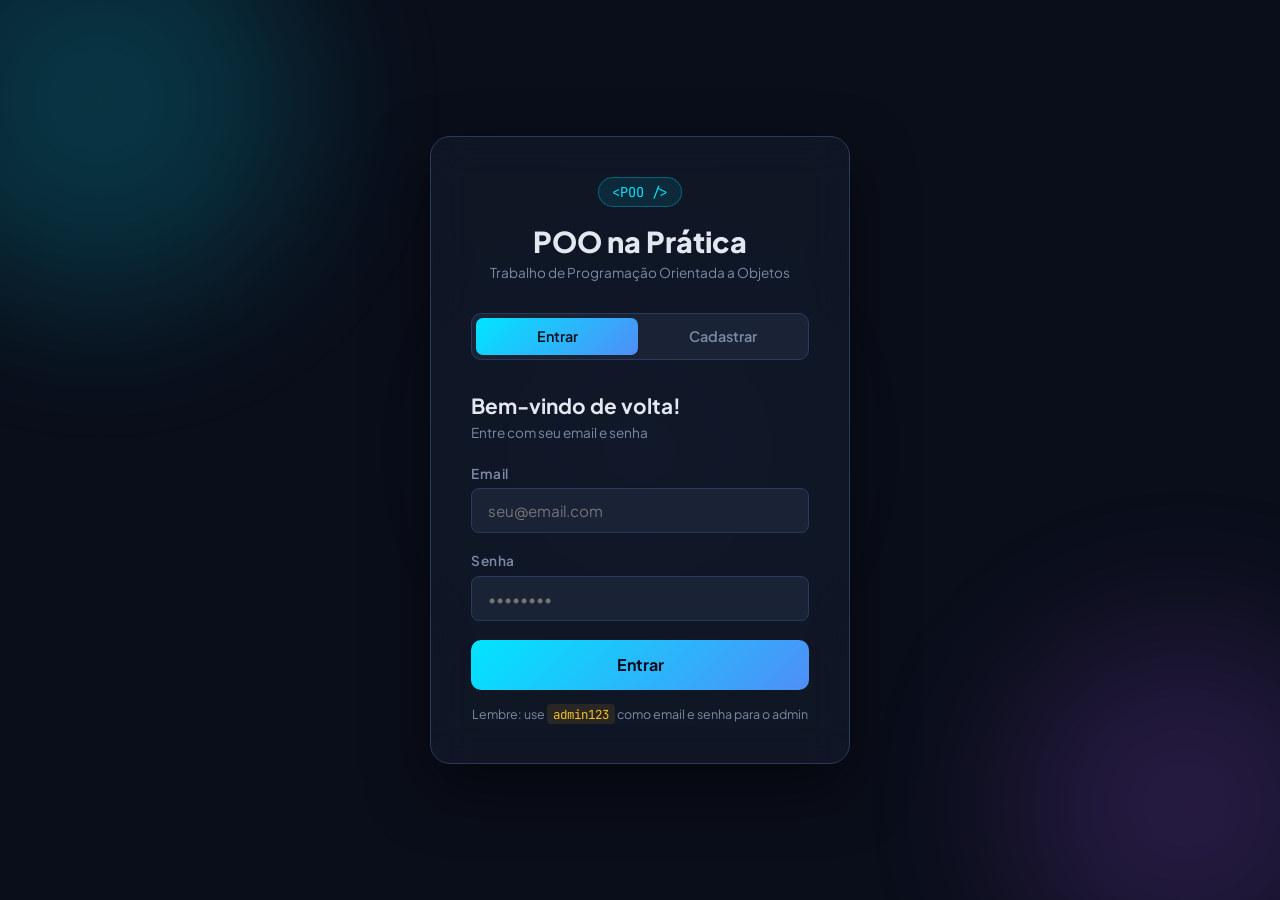
<file: index.html>
<!DOCTYPE html>
<html lang="pt-BR">
<head>
	<meta charset="UTF-8" />
	<meta name="viewport" content="width=device-width, initial-scale=1.0"/>
	<title>POO na Prática | Login</title>
	<link rel="stylesheet" href="css/global.css" />
	<link rel="stylesheet" href="css/login.css" />
	<link href="https://fonts.googleapis.com/css2?family=JetBrains+Mono:wght@400;700&family=Plus+Jakarta+Sans:wght@400;600;700;800&display=swap" rel="stylesheet"/>
</head>
<body>

	<!-- Fundo decorativo da tela de login -->
	<div class="bg-blobs">
		<div class="blob blob-1"></div>
		<div class="blob blob-2"></div>
		<div class="blob blob-3"></div>
	</div>

	<div class="login-container">

		<!-- Título e identificação do trabalho -->
		<div class="login-header">
			<div class="logo-tag">&lt;POO /&gt;</div>
			<h1>POO na Prática</h1>
			<p>Trabalho de Programação Orientada a Objetos</p>
		</div>

		<!-- Botões para trocar entre login e cadastro -->
		<div class="tab-buttons">
			<button class="tab-btn active" id="btn-login" onclick="mostrarAba('login')">
				Entrar
			</button>
			<button class="tab-btn" id="btn-cadastro" onclick="mostrarAba('cadastro')">
				Cadastrar
			</button>
		</div>

		<!-- Parte do login -->
		<div class="form-box" id="form-login">
			<h2>Bem-vindo de volta!</h2>
			<p class="form-sub">Entre com seu email e senha</p>

			<div class="input-group">
				<label for="login-email">Email</label>
				<input type="email" id="login-email" placeholder="seu@email.com" />
			</div>

			<div class="input-group">
				<label for="login-senha">Senha</label>
				<input type="password" id="login-senha" placeholder="••••••••" />
			</div>

			<!-- Aqui aparece a mensagem para o usuário -->
			<div class="mensagem" id="msg-login"></div>

			<button class="btn-primary" onclick="fazerLogin()">Entrar</button>

			<p class="hint-text">
				Lembre: use <code>admin123</code> como email e senha para o admin
			</p>
		</div>

		<!-- Parte do cadastro -->
		<div class="form-box hidden" id="form-cadastro">
			<h2>Criar conta</h2>
			<p class="form-sub">Preencha os campos abaixo</p>

			<div class="input-group">
				<label for="cad-nome">Nome completo</label>
				<input type="text" id="cad-nome" placeholder="Seu nome" />
			</div>

			<div class="input-group">
				<label for="cad-email">Email</label>
				<input type="email" id="cad-email" placeholder="seu@email.com" />
			</div>

			<div class="input-group">
				<label for="cad-senha">Senha</label>
				<input type="password" id="cad-senha" placeholder="Mínimo 6 caracteres" />
			</div>

			<div class="input-group">
				<label for="cad-confirmar">Confirmar senha</label>
				<input type="password" id="cad-confirmar" placeholder="Repita a senha" />
			</div>

			<div class="mensagem" id="msg-cadastro"></div>

			<button class="btn-primary" onclick="fazerCadastro()">Criar conta</button>
		</div>

	</div>

	<script src="js/Usuario.js"></script>
	<script src="js/login.js"></script>
</body>
</html>
</file>
<file: css/global.css>
/* Estilos gerais que são usados em todas as páginas do projeto. */

/* Fontes usadas no projeto. */
@import url('https://fonts.googleapis.com/css2?family=JetBrains+Mono:wght@400;700&family=Plus+Jakarta+Sans:wght@400;600;700;800&display=swap');

/* Cores e fontes principais. Se mudar aqui, muda no site todo. */
:root {
	--bg:        #0a0e1a;       /* fundo escuro principal */
	--bg2:       #111827;       /* fundo dos cards */
	--bg3:       #1a2235;       /* fundo de inputs */
	--border:    #2a3a5c;       /* cor das bordas */
	--text:      #e2e8f0;       /* texto principal */
	--text-muted:#7a8ba8;       /* texto secundário */
	--cyan:      #00e5ff;       /* destaque ciano */
	--blue:      #4f8ef7;       /* destaque azul */
	--purple:    #a855f7;       /* destaque roxo */
	--green:     #22d3a0;       /* destaque verde */
	--red:       #f87171;       /* erros */
	--yellow:    #fbbf24;       /* avisos */
	--radius:    12px;          /* arredondamento dos cards */
	--font-body: 'Plus Jakarta Sans', sans-serif;
	--font-code: 'JetBrains Mono', monospace;
}

/* Reset simples para evitar espaços padrões do navegador. */
* {
	margin: 0;
	padding: 0;
	box-sizing: border-box;
}

/* Estilo base da página. */
body {
	font-family: var(--font-body);
	background-color: var(--bg);
	color: var(--text);
	min-height: 100vh;
	overflow-x: hidden;
}

/* Estilo padrão dos links. */
a {
	color: var(--cyan);
	text-decoration: none;
}
a:hover {
	text-decoration: underline;
}

/* Menu de navegação das páginas internas. */
.navbar {
	position: sticky;
	top: 0;
	z-index: 100;
	background: rgba(10, 14, 26, 0.92);
	backdrop-filter: blur(12px);
	border-bottom: 1px solid var(--border);
	padding: 0 2rem;
	display: flex;
	align-items: center;
	justify-content: space-between;
	height: 64px;
}

.navbar .nav-logo {
	font-family: var(--font-code);
	font-size: 1.1rem;
	color: var(--cyan);
	font-weight: 700;
	letter-spacing: 1px;
}

/* Links que ficam no meio do menu. */
.nav-links {
	display: flex;
	gap: 0.5rem;
	list-style: none;
}

.nav-links a {
	padding: 0.45rem 1rem;
	border-radius: 8px;
	font-size: 0.9rem;
	font-weight: 600;
	color: var(--text-muted);
	transition: all 0.2s;
}

.nav-links a:hover,
.nav-links a.active {
	background: rgba(0, 229, 255, 0.1);
	color: var(--cyan);
	text-decoration: none;
}

/* Botão usado para sair da conta. */
.btn-logout {
	background: transparent;
	border: 1px solid var(--border);
	color: var(--text-muted);
	padding: 0.4rem 1rem;
	border-radius: 8px;
	cursor: pointer;
	font-family: var(--font-body);
	font-size: 0.85rem;
	transition: all 0.2s;
}
.btn-logout:hover {
	border-color: var(--red);
	color: var(--red);
}

/* Área principal onde o conteúdo aparece. */
.main-content {
	max-width: 1100px;
	margin: 0 auto;
	padding: 3rem 2rem;
}

/* Título de cada página. */
.section-title {
	text-align: center;
	margin-bottom: 3rem;
}
.section-title h1 {
	font-size: 2.4rem;
	font-weight: 800;
	margin-bottom: 0.5rem;
}
.section-title p {
	color: var(--text-muted);
	font-size: 1rem;
}

/* Card padrão para reaproveitar quando precisar. */
.card {
	background: var(--bg2);
	border: 1px solid var(--border);
	border-radius: var(--radius);
	padding: 1.8rem;
	transition: transform 0.2s, box-shadow 0.2s;
}
.card:hover {
	transform: translateY(-3px);
	box-shadow: 0 8px 32px rgba(0,0,0,0.3);
}

/* Blocos usados para mostrar exemplos de código na tela. */
.code-block {
	background: #0d1117;
	border: 1px solid var(--border);
	border-radius: 8px;
	padding: 1.2rem 1.5rem;
	font-family: var(--font-code);
	font-size: 0.85rem;
	line-height: 1.7;
	overflow-x: auto;
	margin-top: 1rem;
}

/* Cores para deixar os exemplos de código mais fáceis de ler. */
.code-block .kw  { color: #ff7b72; }  /* palavras-chave: class, def, etc */
.code-block .fn  { color: #d2a8ff; }  /* funções e métodos */
.code-block .str { color: #a5d6ff; }  /* strings */
.code-block .cm  { color: #8b949e; }  /* comentários */
.code-block .nb  { color: #79c0ff; }  /* nomes built-in */

/* Botão principal usado nos formulários. */
.btn-primary {
	width: 100%;
	padding: 0.9rem;
	background: linear-gradient(135deg, var(--cyan), var(--blue));
	color: #0a0e1a;
	font-family: var(--font-body);
	font-weight: 700;
	font-size: 1rem;
	border: none;
	border-radius: 10px;
	cursor: pointer;
	transition: opacity 0.2s, transform 0.2s;
}
.btn-primary:hover {
	opacity: 0.88;
	transform: translateY(-1px);
}

/* Estilo padrão dos campos de texto. */
.input-group {
	margin-bottom: 1.2rem;
}
.input-group label {
	display: block;
	font-size: 0.85rem;
	font-weight: 600;
	color: var(--text-muted);
	margin-bottom: 0.4rem;
	letter-spacing: 0.5px;
}
.input-group input {
	width: 100%;
	padding: 0.75rem 1rem;
	background: var(--bg3);
	border: 1px solid var(--border);
	border-radius: 8px;
	color: var(--text);
	font-family: var(--font-body);
	font-size: 0.95rem;
	transition: border-color 0.2s;
	outline: none;
}
.input-group input:focus {
	border-color: var(--cyan);
}

/* Caixas de mensagem para erro e sucesso. */
.mensagem {
	padding: 0;
	margin-bottom: 0;
	font-size: 0.875rem;
	border-radius: 8px;
	overflow: hidden;
	max-height: 0;
	transition: max-height 0.3s, padding 0.3s, margin 0.3s;
}
.mensagem.erro {
	max-height: 80px;
	padding: 0.7rem 1rem;
	margin-bottom: 1rem;
	background: rgba(248, 113, 113, 0.12);
	border: 1px solid var(--red);
	color: var(--red);
}
.mensagem.sucesso {
	max-height: 80px;
	padding: 0.7rem 1rem;
	margin-bottom: 1rem;
	background: rgba(34, 211, 160, 0.12);
	border: 1px solid var(--green);
	color: var(--green);
}

/* Classes pequenas que ajudam em várias partes do projeto. */
.hidden { display: none !important; }
.text-cyan   { color: var(--cyan); }
.text-blue   { color: var(--blue); }
.text-purple { color: var(--purple); }
.text-green  { color: var(--green); }

/* Ajustes para o site funcionar melhor em tablets e celulares. */

/* Evita que imagens, campos e botões passem da largura da tela. */
img {
	max-width: 100%;
	height: auto;
}

input,
button {
	font-family: inherit;
}

/* Ajustes para telas médias, como tablets. */
@media (max-width: 900px) {
	/* Menu */
	.navbar {
		height: auto !important;
		min-height: 64px !important;
		padding: 0.9rem 1.25rem !important;
		gap: 0.85rem !important;
		flex-wrap: wrap !important;
	}

	.navbar .nav-logo {
		font-size: 1rem !important;
	}

	.nav-links {
		order: 3 !important;
		width: 100% !important;
		justify-content: center !important;
		flex-wrap: wrap !important;
		gap: 0.45rem !important;
	}

	.nav-links a {
		display: block !important;
		padding: 0.45rem 0.8rem !important;
		font-size: 0.85rem !important;
	}

	.nav-right {
		margin-left: auto !important;
	}

	.main-content {
		padding: 2.4rem 1.25rem !important;
	}

	.section-title {
		margin-bottom: 2.2rem !important;
	}

	.section-title h1 {
		font-size: clamp(1.8rem, 5vw, 2.2rem) !important;
		line-height: 1.15 !important;
	}

	.section-title p {
		max-width: 620px !important;
		margin-left: auto !important;
		margin-right: auto !important;
	}

	/* Página de conceitos */
	.conceitos-grid {
		grid-template-columns: repeat(auto-fit, minmax(min(260px, 100%), 1fr)) !important;
		gap: 1.2rem !important;
	}

	.conceito-card {
		padding: 1.45rem !important;
	}

	.conceito-card h2 {
		font-size: 1.45rem !important;
	}

	.exemplo-completo .code-block {
		padding: 1.35rem !important;
	}

	/* Páginas de busca */
	.busca-card,
	.historico-section,
	.explicacao-card,
	.perfil-section {
		max-width: 100% !important;
	}

	.busca-card,
	.explicacao-card,
	.perfil-card {
		padding: 1.5rem !important;
	}

	.api-info {
		align-items: flex-start !important;
		flex-wrap: wrap !important;
		line-height: 1.5 !important;
	}

	.api-info span:last-child {
		min-width: 0 !important;
	}

	.api-info code {
		overflow-wrap: anywhere !important;
	}

	.perfil-card {
		gap: 1.5rem !important;
	}

	.perfil-stats {
		flex-wrap: wrap !important;
		gap: 1rem !important;
	}

	.repos-grid {
		grid-template-columns: repeat(auto-fit, minmax(min(260px, 100%), 1fr)) !important;
	}
}

/* Ajustes para telas pequenas, como celulares. */
@media (max-width: 600px) {
	/* Menu */
	.navbar {
		padding: 0.8rem 0.9rem !important;
		align-items: flex-start !important;
	}

	.navbar .nav-logo {
		width: 100% !important;
		text-align: center !important;
	}

	.nav-right {
		order: 2 !important;
		width: 100% !important;
		justify-content: space-between !important;
		gap: 0.6rem !important;
	}

	.nav-user {
		min-width: 0 !important;
		max-width: calc(100% - 80px) !important;
		overflow: hidden !important;
		text-overflow: ellipsis !important;
		white-space: nowrap !important;
	}

	.btn-logout {
		flex-shrink: 0 !important;
		padding: 0.38rem 0.8rem !important;
		font-size: 0.8rem !important;
	}

	.nav-links {
		justify-content: center !important;
		overflow-x: auto !important;
		flex-wrap: nowrap !important;
		padding-bottom: 0.2rem !important;
		scrollbar-width: thin !important;
	}

	.nav-links li {
		flex: 0 0 auto !important;
	}

	.nav-links a {
		font-size: 0.8rem !important;
		padding: 0.42rem 0.65rem !important;
	}

	/* Conteúdo geral */
	.main-content {
		padding: 2rem 0.9rem !important;
	}

	.section-title {
		margin-bottom: 1.8rem !important;
	}

	.section-title h1 {
		font-size: 1.65rem !important;
	}

	.section-title p {
		font-size: 0.9rem !important;
		line-height: 1.55 !important;
	}

	.card {
		padding: 1.25rem !important;
	}

	.code-block {
		padding: 1rem !important;
		font-size: 0.76rem !important;
		line-height: 1.65 !important;
	}

	/* Página de conceitos */
	.conceitos-grid {
		grid-template-columns: 1fr !important;
		gap: 1rem !important;
		margin-bottom: 2rem !important;
	}

	.conceito-card {
		padding: 1.2rem !important;
	}

	.conceito-card:hover {
		transform: none !important;
	}

	.card-header {
		gap: 0.75rem !important;
	}

	.conceito-card h2 {
		font-size: 1.3rem !important;
	}

	.conceito-card p {
		font-size: 0.86rem !important;
	}

	.conceito-card .code-block {
		white-space: pre-wrap !important;
		word-break: break-word !important;
	}

	.exemplo-header {
		flex-direction: column !important;
		align-items: stretch !important;
		gap: 0.75rem !important;
		padding: 0.9rem 1rem !important;
	}

	.exemplo-label {
		font-size: 0.72rem !important;
		line-height: 1.45 !important;
	}

	.btn-copiar {
		width: 100% !important;
		padding: 0.55rem 0.9rem !important;
	}

	.exemplo-completo .code-block {
		padding: 1rem !important;
		white-space: pre-wrap !important;
		word-break: break-word !important;
	}

	/* Formulários de busca */
	.busca-card,
	.explicacao-card,
	.perfil-card {
		padding: 1.2rem !important;
	}

	.badge,
	.badge-green,
	.badge-purple {
		font-size: 0.72rem !important;
		padding: 0.28rem 0.75rem !important;
	}

	.api-info {
		font-size: 0.72rem !important;
		padding: 0.65rem 0.75rem !important;
	}

	.api-badge,
	.api-badge-purple {
		width: fit-content !important;
	}

	.busca-form {
		flex-direction: column !important;
		gap: 0.75rem !important;
	}

	.input-cep-wrapper,
	.input-gh-wrapper {
		width: 100% !important;
	}

	.btn-buscar,
	.btn-buscar-gh {
		width: 100% !important;
		padding: 0.78rem 1rem !important;
	}

	/* Resultado do CEP */
	.resultado-header {
		flex-direction: column !important;
		align-items: flex-start !important;
		gap: 0.6rem !important;
		padding: 1rem !important;
	}

	.resultado-cep-numero {
		font-size: 1rem !important;
	}

	.endereco-grid {
		grid-template-columns: 1fr !important;
	}

	.endereco-item {
		border-right: none !important;
		padding: 0.85rem 1rem !important;
	}

	.endereco-item:nth-child(even) {
		border-right: none !important;
	}

	.historico-lista {
		flex-direction: column !important;
	}

	.historico-item {
		width: 100% !important;
	}

	.explicacao-card h3 {
		font-size: 1rem !important;
	}

	.explicacao-card p {
		font-size: 0.86rem !important;
	}

	/* Resultado do GitHub */
	.perfil-card {
		flex-direction: column !important;
		align-items: center !important;
		text-align: center !important;
	}

	.perfil-avatar {
		width: 96px !important;
		height: 96px !important;
	}

	.perfil-info {
		width: 100% !important;
	}

	.perfil-info h2 {
		font-size: 1.35rem !important;
		word-break: break-word !important;
	}

	.perfil-bio {
		font-size: 0.86rem !important;
	}

	.perfil-stats {
		width: 100% !important;
		justify-content: center !important;
	}

	.stat-item {
		flex: 1 1 90px !important;
	}

	.stat-valor {
		font-size: 1.2rem !important;
	}

	.stat-label {
		font-size: 0.7rem !important;
	}

	.perfil-detalhes {
		justify-content: center !important;
		overflow-wrap: anywhere !important;
	}

	.btn-gh-link {
		width: 100% !important;
		text-align: center !important;
	}

	.repos-titulo {
		align-items: flex-start !important;
		flex-direction: column !important;
		gap: 0.25rem !important;
	}

	.repos-grid {
		grid-template-columns: 1fr !important;
	}

	.repo-card {
		padding: 1rem !important;
	}

	.repo-card:hover {
		transform: none !important;
	}

	.repo-header {
		align-items: flex-start !important;
	}

	.repo-data {
		width: 100% !important;
		margin-left: 0 !important;
	}

	.footer {
		padding: 1.5rem 1rem !important;
		font-size: 0.75rem !important;
	}
}

/* Ajustes extras para celulares bem estreitos. */
@media (max-width: 380px) {
	.main-content {
		padding-left: 0.7rem !important;
		padding-right: 0.7rem !important;
	}

	.section-title h1 {
		font-size: 1.45rem !important;
	}

	.nav-links a {
		font-size: 0.76rem !important;
		padding: 0.38rem 0.55rem !important;
	}

	.busca-card,
	.explicacao-card,
	.perfil-card,
	.conceito-card {
		padding: 1rem !important;
	}

	.code-block {
		font-size: 0.7rem !important;
	}
}
</file>
<file: css/login.css>
/* Estilos da tela de login e cadastro. */

/* Deixa o formulário centralizado na tela. */
body {
	display: flex;
	align-items: center;
	justify-content: center;
	min-height: 100vh;
	padding: 2rem;
}

/* Bolinhas coloridas do fundo, só para deixar a tela mais bonita. */
.bg-blobs {
	position: fixed;
	inset: 0;
	pointer-events: none;   /* Assim esse fundo não atrapalha os cliques. */
	overflow: hidden;
	z-index: 0;
}

.blob {
	position: absolute;
	border-radius: 50%;
	filter: blur(80px);
	opacity: 0.18;
	animation: floatBlob 8s ease-in-out infinite;
}

/* Cada bolinha fica em um lugar e com uma cor diferente. */
.blob-1 {
	width: 400px; height: 400px;
	background: var(--cyan);
	top: -100px; left: -100px;
	animation-delay: 0s;
}
.blob-2 {
	width: 350px; height: 350px;
	background: var(--purple);
	bottom: -80px; right: -80px;
	animation-delay: 3s;
}
.blob-3 {
	width: 250px; height: 250px;
	background: var(--blue);
	top: 50%; left: 50%;
	transform: translate(-50%, -50%);
	animation-delay: 1.5s;
}

/* Animação leve para o fundo não ficar totalmente parado. */
@keyframes floatBlob {
	0%, 100% { transform: translateY(0) scale(1); }
	50%       { transform: translateY(-30px) scale(1.05); }
}

/* Caixa principal onde ficam os formulários. */
.login-container {
	position: relative;
	z-index: 1;                /* Garante que o formulário fique por cima do fundo. */
	width: 100%;
	max-width: 420px;
	background: rgba(17, 24, 39, 0.85);
	backdrop-filter: blur(20px);
	border: 1px solid var(--border);
	border-radius: 20px;
	padding: 2.5rem;
	box-shadow: 0 25px 60px rgba(0, 0, 0, 0.5);
	animation: slideUp 0.5s ease;
}

/* Animação rápida quando a tela aparece. */
@keyframes slideUp {
	from { opacity: 0; transform: translateY(30px); }
	to   { opacity: 1; transform: translateY(0); }
}

/* Cabeçalho da tela de login. */
.login-header {
	text-align: center;
	margin-bottom: 2rem;
}

.logo-tag {
	display: inline-block;
	font-family: var(--font-code);
	font-size: 0.85rem;
	color: var(--cyan);
	background: rgba(0, 229, 255, 0.1);
	border: 1px solid rgba(0, 229, 255, 0.3);
	padding: 0.3rem 0.8rem;
	border-radius: 20px;
	margin-bottom: 1rem;
}

.login-header h1 {
	font-size: 1.8rem;
	font-weight: 800;
	margin-bottom: 0.3rem;
}

.login-header p {
	font-size: 0.85rem;
	color: var(--text-muted);
}

/* Abas para trocar entre entrar e cadastrar. */
.tab-buttons {
	display: flex;
	background: var(--bg3);
	border: 1px solid var(--border);
	border-radius: 10px;
	padding: 4px;
	margin-bottom: 2rem;
	gap: 4px;
}

.tab-btn {
	flex: 1;
	padding: 0.6rem;
	background: transparent;
	border: none;
	border-radius: 7px;
	color: var(--text-muted);
	font-family: var(--font-body);
	font-weight: 600;
	font-size: 0.9rem;
	cursor: pointer;
	transition: all 0.25s;
}

/* Mostra visualmente qual aba está ativa. */
.tab-btn.active {
	background: linear-gradient(135deg, var(--cyan), var(--blue));
	color: #0a0e1a;
}

/* Textos dos formulários. */
.form-box h2 {
	font-size: 1.3rem;
	font-weight: 700;
	margin-bottom: 0.3rem;
}

.form-sub {
	color: var(--text-muted);
	font-size: 0.85rem;
	margin-bottom: 1.5rem;
}

/* Dica mostrando o login de teste do admin. */
.hint-text {
	text-align: center;
	color: var(--text-muted);
	font-size: 0.78rem;
	margin-top: 1rem;
}
.hint-text code {
	font-family: var(--font-code);
	color: var(--yellow);
	background: rgba(251, 191, 36, 0.1);
	padding: 0.1rem 0.4rem;
	border-radius: 4px;
}

/* Ajustes da tela de login para tablet e celular. */

@media (max-width: 768px) {
	body {
		align-items: flex-start;
		min-height: 100svh;
		padding: 1.25rem;
	}

	.login-container {
		max-width: 460px;
		padding: 2rem;
		margin: clamp(0.5rem, 4vh, 2rem) auto;
	}

	.blob {
		filter: blur(65px);
	}

	.blob-1 {
		width: 300px;
		height: 300px;
	}

	.blob-2 {
		width: 280px;
		height: 280px;
	}

	.blob-3 {
		width: 210px;
		height: 210px;
	}
}

@media (max-width: 480px) {
	body {
		padding: 0.85rem;
	}

	.login-container {
		padding: 1.35rem;
		border-radius: 16px;
	}

	.login-header {
		margin-bottom: 1.5rem;
	}

	.logo-tag {
		font-size: 0.78rem;
		margin-bottom: 0.8rem;
	}

	.login-header h1 {
		font-size: 1.5rem;
	}

	.login-header p {
		font-size: 0.8rem;
		line-height: 1.45;
	}

	.tab-buttons {
		margin-bottom: 1.45rem;
	}

	.tab-btn {
		padding: 0.55rem 0.4rem;
		font-size: 0.84rem;
	}

	.form-box h2 {
		font-size: 1.15rem;
	}

	.form-sub {
		font-size: 0.8rem;
		margin-bottom: 1.15rem;
	}

	.input-group {
		margin-bottom: 0.95rem;
	}

	.input-group label {
		font-size: 0.8rem;
	}

	.input-group input {
		padding: 0.72rem 0.85rem;
		font-size: 0.9rem;
	}

	.btn-primary {
		padding: 0.78rem;
		font-size: 0.93rem;
	}

	.mensagem.erro,
	.mensagem.sucesso {
		font-size: 0.78rem;
		padding: 0.65rem 0.8rem;
	}

	.hint-text {
		font-size: 0.72rem;
		line-height: 1.5;
	}

	.blob {
		filter: blur(50px);
		opacity: 0.14;
	}

	.blob-1 {
		width: 220px;
		height: 220px;
		top: -70px;
		left: -80px;
	}

	.blob-2 {
		width: 220px;
		height: 220px;
		right: -90px;
		bottom: -80px;
	}

	.blob-3 {
		width: 170px;
		height: 170px;
	}
}

@media (max-width: 340px) {
	.login-container {
		padding: 1.1rem;
	}

	.login-header h1 {
		font-size: 1.35rem;
	}

	.tab-btn {
		font-size: 0.78rem;
	}
}

@media (max-height: 650px) {
	body {
		align-items: flex-start;
	}

	.login-container {
		margin-top: 0;
		margin-bottom: 1rem;
	}
}
</file>
<file: css/cep.css>
/* Estilos da página que faz a busca de CEP. */

.badge-green {
	display: inline-block;
	font-family: var(--font-code);
	font-size: 0.8rem;
	color: var(--green);
	background: rgba(34, 211, 160, 0.1);
	border: 1px solid rgba(34, 211, 160, 0.3);
	padding: 0.3rem 0.9rem;
	border-radius: 20px;
	margin-bottom: 0.8rem;
	letter-spacing: 1px;
}

/* Caixa principal da busca de CEP. */
.busca-card {
	background: var(--bg2);
	border: 1px solid var(--border);
	border-radius: var(--radius);
	padding: 2rem;
	margin-bottom: 2rem;
	max-width: 680px;
	margin-left: auto;
	margin-right: auto;
}

/* Linha que mostra a API usada. */
.api-info {
	display: flex;
	align-items: center;
	gap: 0.6rem;
	font-family: var(--font-code);
	font-size: 0.78rem;
	color: var(--text-muted);
	background: rgba(255,255,255,0.03);
	border: 1px solid var(--border);
	border-radius: 8px;
	padding: 0.6rem 1rem;
	margin-bottom: 1.5rem;
}
.api-badge {
	background: rgba(34,211,160,0.12);
	color: var(--green);
	border: 1px solid rgba(34,211,160,0.3);
	padding: 0.2rem 0.5rem;
	border-radius: 4px;
	font-size: 0.72rem;
}
.api-info code {
	color: var(--cyan);
	word-break: break-all;
}

/* Campo de CEP e botão de busca. */
.busca-form {
	display: flex;
	gap: 0.8rem;
	margin-bottom: 1rem;
}

.input-cep-wrapper {
	flex: 1;
	position: relative;
}
.input-icon {
	position: absolute;
	left: 0.9rem;
	top: 50%;
	transform: translateY(-50%);
	font-size: 1rem;
}
.input-cep-wrapper input {
	width: 100%;
	padding: 0.75rem 1rem 0.75rem 2.6rem;
	background: var(--bg3);
	border: 1px solid var(--border);
	border-radius: 8px;
	color: var(--text);
	font-family: var(--font-code);
	font-size: 1rem;
	outline: none;
	transition: border-color 0.2s;
	letter-spacing: 1px;
}
.input-cep-wrapper input:focus {
	border-color: var(--green);
}

.btn-buscar {
	padding: 0.75rem 1.8rem;
	background: linear-gradient(135deg, var(--green), #059669);
	color: #0a0e1a;
	border: none;
	border-radius: 8px;
	font-family: var(--font-body);
	font-weight: 700;
	font-size: 0.95rem;
	cursor: pointer;
	transition: opacity 0.2s, transform 0.2s;
	white-space: nowrap;
}
.btn-buscar:hover {
	opacity: 0.88;
	transform: translateY(-1px);
}
.btn-buscar:disabled {
	opacity: 0.5;
	cursor: not-allowed;
	transform: none;
}

/* Caixa onde aparece o endereço encontrado. */
.resultado-cep {
	margin-top: 1.5rem;
	background: var(--bg3);
	border: 1px solid var(--green);
	border-radius: 10px;
	overflow: hidden;
	animation: fadeIn 0.35s ease;
}

@keyframes fadeIn {
	from { opacity: 0; transform: translateY(10px); }
	to   { opacity: 1; transform: translateY(0); }
}

.resultado-header {
	display: flex;
	justify-content: space-between;
	align-items: center;
	padding: 1rem 1.5rem;
	border-bottom: 1px solid var(--border);
	background: rgba(34,211,160,0.06);
}
.resultado-cep-numero {
	font-family: var(--font-code);
	font-size: 1.1rem;
	font-weight: 700;
	color: var(--green);
	letter-spacing: 2px;
}
.resultado-badge {
	font-size: 0.8rem;
	color: var(--green);
	background: rgba(34,211,160,0.12);
	border: 1px solid rgba(34,211,160,0.3);
	padding: 0.25rem 0.7rem;
	border-radius: 20px;
}

/* Organização dos dados do endereço em duas colunas. */
.endereco-grid {
	display: grid;
	grid-template-columns: 1fr 1fr;
	gap: 0;
}
.endereco-item {
	padding: 0.9rem 1.5rem;
	border-right: 1px solid var(--border);
	border-bottom: 1px solid var(--border);
}
.endereco-item:nth-child(even) {
	border-right: none;
}
.endereco-label {
	display: block;
	font-size: 0.72rem;
	color: var(--text-muted);
	font-family: var(--font-code);
	text-transform: uppercase;
	letter-spacing: 1px;
	margin-bottom: 0.3rem;
}
.endereco-valor {
	display: block;
	font-size: 0.95rem;
	font-weight: 600;
	color: var(--text);
}

/* Histórico das últimas buscas. */
.historico-section {
	max-width: 680px;
	margin: 0 auto 2rem;
}
.historico-section h3 {
	font-size: 1rem;
	color: var(--text-muted);
	margin-bottom: 0.8rem;
}
.historico-lista {
	display: flex;
	flex-wrap: wrap;
	gap: 0.6rem;
}
.historico-item {
	background: var(--bg2);
	border: 1px solid var(--border);
	color: var(--text-muted);
	font-family: var(--font-code);
	font-size: 0.8rem;
	padding: 0.4rem 0.9rem;
	border-radius: 6px;
	cursor: pointer;
	transition: all 0.2s;
}
.historico-item:hover {
	border-color: var(--green);
	color: var(--green);
}
.historico-item strong {
	color: var(--text);
}

/* Card explicando como a POO aparece nessa página. */
.explicacao-card {
	max-width: 680px;
	margin: 0 auto;
	background: var(--bg2);
	border: 1px solid var(--border);
	border-radius: var(--radius);
	padding: 2rem;
}
.explicacao-card h3 {
	font-size: 1.1rem;
	margin-bottom: 0.7rem;
}
.explicacao-card p {
	color: var(--text-muted);
	font-size: 0.9rem;
	line-height: 1.65;
}
.explicacao-card p code {
	font-family: var(--font-code);
	color: var(--cyan);
	background: rgba(0,229,255,0.08);
	padding: 0.1rem 0.4rem;
	border-radius: 4px;
}

/* Ajuste do menu nessa página. */
.nav-right {
	display: flex;
	align-items: center;
	gap: 0.8rem;
}
.nav-user {
	font-size: 0.85rem;
	color: var(--text-muted);
}
.footer {
	text-align: center;
	padding: 2rem;
	color: var(--text-muted);
	font-size: 0.82rem;
	border-top: 1px solid var(--border);
}
</file>
<file: css/conceitos.css>
/* Estilos da página que explica os conceitos de POO. */

/* Cores extras usadas nos cards. */
:root {
	--yellow: #fbbf24;
	--red:    #f87171;
}

/* Etiqueta pequena que aparece acima do título. */
.badge {
	display: inline-block;
	font-family: var(--font-code);
	font-size: 0.8rem;
	color: var(--cyan);
	background: rgba(0, 229, 255, 0.1);
	border: 1px solid rgba(0, 229, 255, 0.3);
	padding: 0.3rem 0.9rem;
	border-radius: 20px;
	margin-bottom: 0.8rem;
	letter-spacing: 1px;
}

/* Grade onde ficam os cards dos conceitos. */
.conceitos-grid {
	display: grid;
	grid-template-columns: repeat(auto-fill, minmax(300px, 1fr));
	gap: 1.5rem;
	margin-bottom: 3rem;
}

/* Estilo de cada card de conceito. */
.conceito-card {
	background: var(--bg2);
	border: 1px solid var(--border);
	border-radius: var(--radius);
	padding: 1.8rem;
	border-top-width: 3px;  /* linha colorida no topo */
	transition: transform 0.25s, box-shadow 0.25s;
	animation: fadeInUp 0.5s ease both;
	overflow: hidden;        /* evita que algo saia do card */
	min-width: 0;            /* ajuda o card a diminuir em telas menores */
	word-break: break-word;  /* quebra textos grandes quando precisar */
}
.conceito-card:hover {
	transform: translateY(-5px);
	box-shadow: 0 12px 40px rgba(0,0,0,0.35);
}

/* Animação dos cards entrando na tela. */
@keyframes fadeInUp {
	from { opacity: 0; transform: translateY(20px); }
	to   { opacity: 1; transform: translateY(0); }
}

/* Faz cada card aparecer com um pequeno atraso. */
.conceito-card:nth-child(1) { animation-delay: 0.1s; }
.conceito-card:nth-child(2) { animation-delay: 0.2s; }
.conceito-card:nth-child(3) { animation-delay: 0.3s; }
.conceito-card:nth-child(4) { animation-delay: 0.4s; }
.conceito-card:nth-child(5) { animation-delay: 0.5s; }
.conceito-card:nth-child(6) { animation-delay: 0.6s; }

/* Cores usadas na borda de cima dos cards. */
.border-cyan   { border-top-color: var(--cyan); }
.border-blue   { border-top-color: var(--blue); }
.border-purple { border-top-color: var(--purple); }
.border-green  { border-top-color: var(--green); }
.border-yellow { border-top-color: var(--yellow); }
.border-red    { border-top-color: var(--red); }

/* Parte de cima do card, com número e etiqueta. */
.card-header {
	display: flex;
	justify-content: space-between;
	align-items: center;
	margin-bottom: 1rem;
}
.card-num {
	font-family: var(--font-code);
	font-size: 0.85rem;
	color: var(--text-muted);
	font-weight: 700;
}
.card-tag {
	font-size: 0.75rem;
	color: var(--text-muted);
	background: rgba(255,255,255,0.05);
	border: 1px solid var(--border);
	padding: 0.2rem 0.6rem;
	border-radius: 20px;
}

/* Título de cada conceito. */
.conceito-card h2 {
	font-size: 1.6rem;
	font-weight: 800;
	margin-bottom: 0.8rem;
}

/* Texto explicando cada conceito. */
.conceito-card p {
	color: var(--text-muted);
	font-size: 0.9rem;
	line-height: 1.65;
	margin-bottom: 0.5rem;
}
.conceito-card p code {
	font-family: var(--font-code);
	font-size: 0.82rem;
	color: var(--yellow);
	background: rgba(251,191,36,0.1);
	padding: 0.1rem 0.4rem;
	border-radius: 4px;
}

/* Área com um exemplo maior de código. */
.exemplo-completo {
	background: var(--bg2);
	border: 1px solid var(--border);
	border-radius: var(--radius);
	overflow: hidden;
	margin-bottom: 2rem;
}

.exemplo-header {
	display: flex;
	justify-content: space-between;
	align-items: center;
	padding: 0.9rem 1.5rem;
	border-bottom: 1px solid var(--border);
	background: rgba(255,255,255,0.03);
}

.exemplo-label {
	font-family: var(--font-code);
	font-size: 0.78rem;
	color: var(--text-muted);
	letter-spacing: 1px;
}

.btn-copiar {
	background: rgba(0,229,255,0.1);
	border: 1px solid rgba(0,229,255,0.3);
	color: var(--cyan);
	padding: 0.35rem 0.9rem;
	border-radius: 6px;
	font-size: 0.8rem;
	cursor: pointer;
	font-family: var(--font-body);
	transition: all 0.2s;
}
.btn-copiar:hover {
	background: rgba(0,229,255,0.2);
}

.exemplo-completo .code-block {
	border: none;
	border-radius: 0;
	margin: 0;
	padding: 1.8rem;
}

/* Pequenos ajustes no menu. */
.nav-right {
	display: flex;
	align-items: center;
	gap: 0.8rem;
}
.nav-user {
	font-size: 0.85rem;
	color: var(--text-muted);
}

/* Rodapé da página. */
.footer {
	text-align: center;
	padding: 2rem;
	color: var(--text-muted);
	font-size: 0.82rem;
	border-top: 1px solid var(--border);
}

/* Garante que os exemplos de código não saiam do card. */
.conceito-card .code-block {
	overflow-x: auto;
	white-space: pre-wrap;   /* quebra linhas longas */
	word-break: break-all;
}
</file>
<file: css/github.css>
/* Estilos da página que busca perfis do GitHub. */

.badge-purple {
	display: inline-block;
	font-family: var(--font-code);
	font-size: 0.8rem;
	color: var(--purple);
	background: rgba(168, 85, 247, 0.1);
	border: 1px solid rgba(168, 85, 247, 0.3);
	padding: 0.3rem 0.9rem;
	border-radius: 20px;
	margin-bottom: 0.8rem;
	letter-spacing: 1px;
}

/* Caixa onde o usuário pesquisa o perfil. */
.busca-card {
	background: var(--bg2);
	border: 1px solid var(--border);
	border-radius: var(--radius);
	padding: 2rem;
	margin-bottom: 2rem;
	max-width: 700px;
	margin-left: auto;
	margin-right: auto;
}

/* Linha mostrando a API do GitHub usada. */
.api-info {
	display: flex;
	align-items: center;
	gap: 0.6rem;
	font-family: var(--font-code);
	font-size: 0.78rem;
	color: var(--text-muted);
	background: rgba(255,255,255,0.03);
	border: 1px solid var(--border);
	border-radius: 8px;
	padding: 0.6rem 1rem;
	margin-bottom: 1.5rem;
}
.api-badge-purple {
	background: rgba(168,85,247,0.12);
	color: var(--purple);
	border: 1px solid rgba(168,85,247,0.3);
	padding: 0.2rem 0.5rem;
	border-radius: 4px;
	font-size: 0.72rem;
}
.api-info code {
	color: var(--purple);
	word-break: break-all;
}

/* Campo e botão da busca. */
.busca-form {
	display: flex;
	gap: 0.8rem;
}
.input-gh-wrapper {
	flex: 1;
	position: relative;
}
.input-icon {
	position: absolute;
	left: 0.9rem;
	top: 50%;
	transform: translateY(-50%);
}
.input-gh-wrapper input {
	width: 100%;
	padding: 0.75rem 1rem 0.75rem 2.6rem;
	background: var(--bg3);
	border: 1px solid var(--border);
	border-radius: 8px;
	color: var(--text);
	font-family: var(--font-body);
	font-size: 0.95rem;
	outline: none;
	transition: border-color 0.2s;
}
.input-gh-wrapper input:focus {
	border-color: var(--purple);
}
.btn-buscar-gh {
	padding: 0.75rem 1.8rem;
	background: linear-gradient(135deg, var(--purple), #7c3aed);
	color: #fff;
	border: none;
	border-radius: 8px;
	font-family: var(--font-body);
	font-weight: 700;
	font-size: 0.95rem;
	cursor: pointer;
	transition: opacity 0.2s, transform 0.2s;
	white-space: nowrap;
}
.btn-buscar-gh:hover {
	opacity: 0.88;
	transform: translateY(-1px);
}
.btn-buscar-gh:disabled {
	opacity: 0.5;
	cursor: not-allowed;
	transform: none;
}

/* Área onde aparece o perfil encontrado. */
.perfil-section {
	max-width: 900px;
	margin: 0 auto;
	animation: fadeIn 0.4s ease;
}

@keyframes fadeIn {
	from { opacity: 0; transform: translateY(15px); }
	to   { opacity: 1; transform: translateY(0); }
}

/* Card com foto e informações do perfil. */
.perfil-card {
	background: var(--bg2);
	border: 1px solid var(--border);
	border-radius: var(--radius);
	padding: 2rem;
	display: flex;
	gap: 2rem;
	margin-bottom: 2rem;
	align-items: flex-start;
}

.perfil-avatar {
	width: 110px;
	height: 110px;
	border-radius: 50%;
	border: 3px solid var(--purple);
	flex-shrink: 0;
	object-fit: cover;
}

.perfil-info {
	flex: 1;
}
.perfil-info h2 {
	font-size: 1.6rem;
	font-weight: 800;
	margin-bottom: 0.2rem;
}
.perfil-login {
	font-family: var(--font-code);
	color: var(--purple);
	font-size: 0.9rem;
	margin-bottom: 0.7rem;
}
.perfil-bio {
	color: var(--text-muted);
	font-size: 0.9rem;
	margin-bottom: 1.2rem;
	line-height: 1.6;
}

/* Números principais do perfil. */
.perfil-stats {
	display: flex;
	gap: 2rem;
	margin-bottom: 1rem;
}
.stat-item {
	text-align: center;
}
.stat-valor {
	display: block;
	font-size: 1.4rem;
	font-weight: 800;
	color: var(--text);
}
.stat-label {
	font-size: 0.78rem;
	color: var(--text-muted);
	font-family: var(--font-code);
}

/* Informações extras do perfil, quando existirem. */
.perfil-detalhes {
	display: flex;
	flex-wrap: wrap;
	gap: 0.8rem;
	margin-bottom: 1.2rem;
}
.detalhe-item {
	font-size: 0.85rem;
	color: var(--text-muted);
}
.detalhe-item a {
	color: var(--purple);
}

/* Link para abrir o perfil direto no GitHub. */
.btn-gh-link {
	display: inline-block;
	padding: 0.5rem 1.2rem;
	background: rgba(168,85,247,0.1);
	border: 1px solid rgba(168,85,247,0.4);
	color: var(--purple);
	border-radius: 8px;
	font-size: 0.85rem;
	font-weight: 600;
	transition: all 0.2s;
}
.btn-gh-link:hover {
	background: rgba(168,85,247,0.2);
	text-decoration: none;
}

/* Parte que mostra os repositórios públicos. */
.repos-section {
	margin-bottom: 3rem;
}
.repos-titulo {
	font-size: 1.1rem;
	font-weight: 700;
	margin-bottom: 1.2rem;
	display: flex;
	align-items: center;
	gap: 0.6rem;
}
.repos-count {
	font-size: 0.82rem;
	color: var(--text-muted);
	font-family: var(--font-code);
}

/* Grade dos cards de repositórios. */
.repos-grid {
	display: grid;
	grid-template-columns: repeat(auto-fill, minmax(270px, 1fr));
	gap: 1rem;
}

/* Estilo de cada repositório. */
.repo-card {
	background: var(--bg2);
	border: 1px solid var(--border);
	border-radius: 10px;
	padding: 1.2rem;
	transition: transform 0.2s, border-color 0.2s, box-shadow 0.2s;
	display: flex;
	flex-direction: column;
	gap: 0.6rem;
}
.repo-card:hover {
	transform: translateY(-3px);
	border-color: var(--purple);
	box-shadow: 0 6px 24px rgba(168,85,247,0.12);
}

.repo-header {
	display: flex;
	align-items: center;
	justify-content: space-between;
	gap: 0.5rem;
}
.repo-nome {
	font-weight: 700;
	font-size: 0.9rem;
	color: var(--text);
	word-break: break-all;
	transition: color 0.2s;
}
.repo-nome:hover {
	color: var(--purple);
	text-decoration: none;
}
.repo-fork-badge {
	font-size: 0.68rem;
	background: rgba(251,191,36,0.1);
	border: 1px solid rgba(251,191,36,0.3);
	color: var(--yellow);
	padding: 0.1rem 0.45rem;
	border-radius: 4px;
	flex-shrink: 0;
	font-family: var(--font-code);
}

.repo-descricao {
	font-size: 0.82rem;
	color: var(--text-muted);
	line-height: 1.5;
	flex: 1;
}

/* Informações pequenas no fim do card. */
.repo-footer {
	display: flex;
	flex-wrap: wrap;
	gap: 0.6rem;
	align-items: center;
	margin-top: auto;
}
.repo-lang {
	font-family: var(--font-code);
	font-size: 0.75rem;
	color: var(--purple);
	background: rgba(168,85,247,0.1);
	padding: 0.2rem 0.5rem;
	border-radius: 4px;
}
.repo-stat {
	font-family: var(--font-code);
	font-size: 0.75rem;
	color: var(--text-muted);
}
.repo-data {
	margin-left: auto;
	font-size: 0.72rem;
	color: var(--text-muted);
	font-family: var(--font-code);
}

.sem-repos {
	color: var(--text-muted);
	font-size: 0.9rem;
	padding: 1rem;
}

/* Ajustes do menu e do rodapé. */
.nav-right {
	display: flex;
	align-items: center;
	gap: 0.8rem;
}
.nav-user {
	font-size: 0.85rem;
	color: var(--text-muted);
}
.footer {
	text-align: center;
	padding: 2rem;
	color: var(--text-muted);
	font-size: 0.82rem;
	border-top: 1px solid var(--border);
}

/* Ajustes para telas menores. */
@media (max-width: 600px) {
	.perfil-card {
		flex-direction: column;
		align-items: center;
		text-align: center;
	}
	.perfil-stats {
		justify-content: center;
	}
	.perfil-detalhes {
		justify-content: center;
	}
}
</file>
